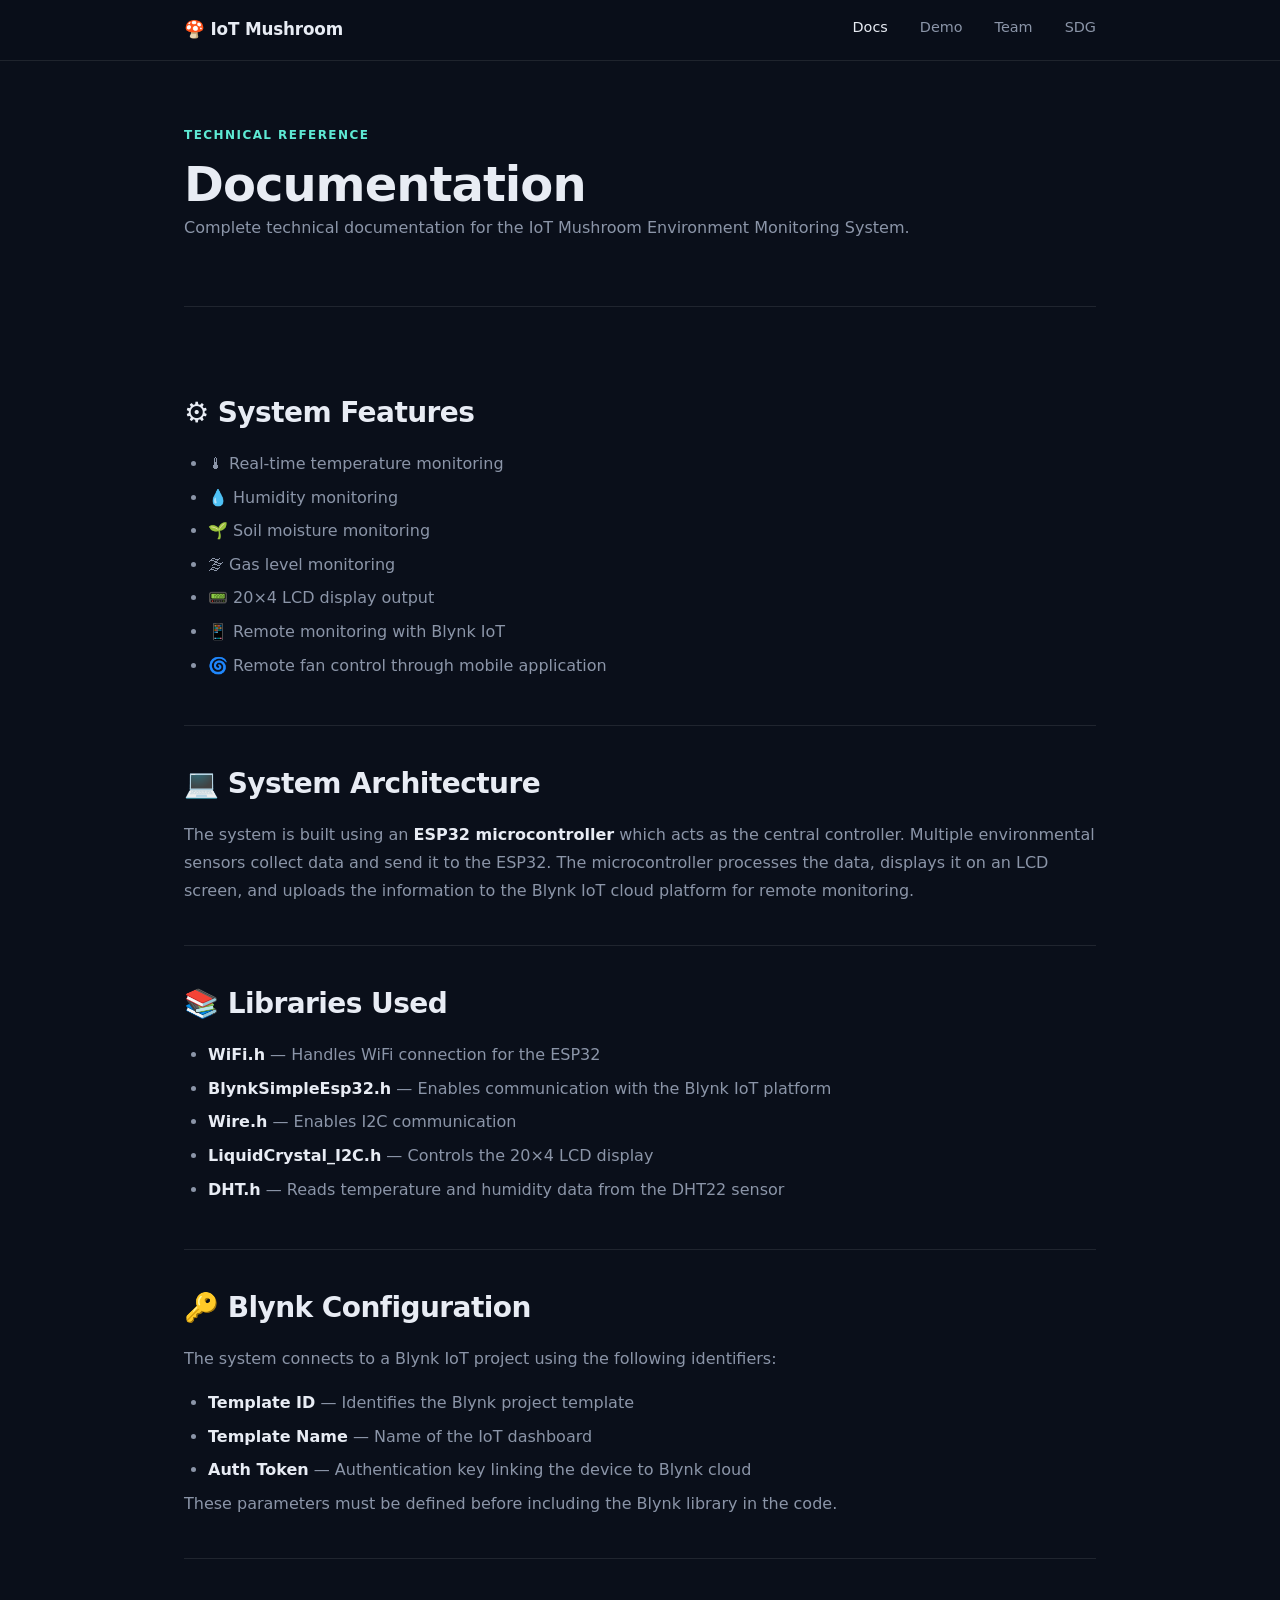
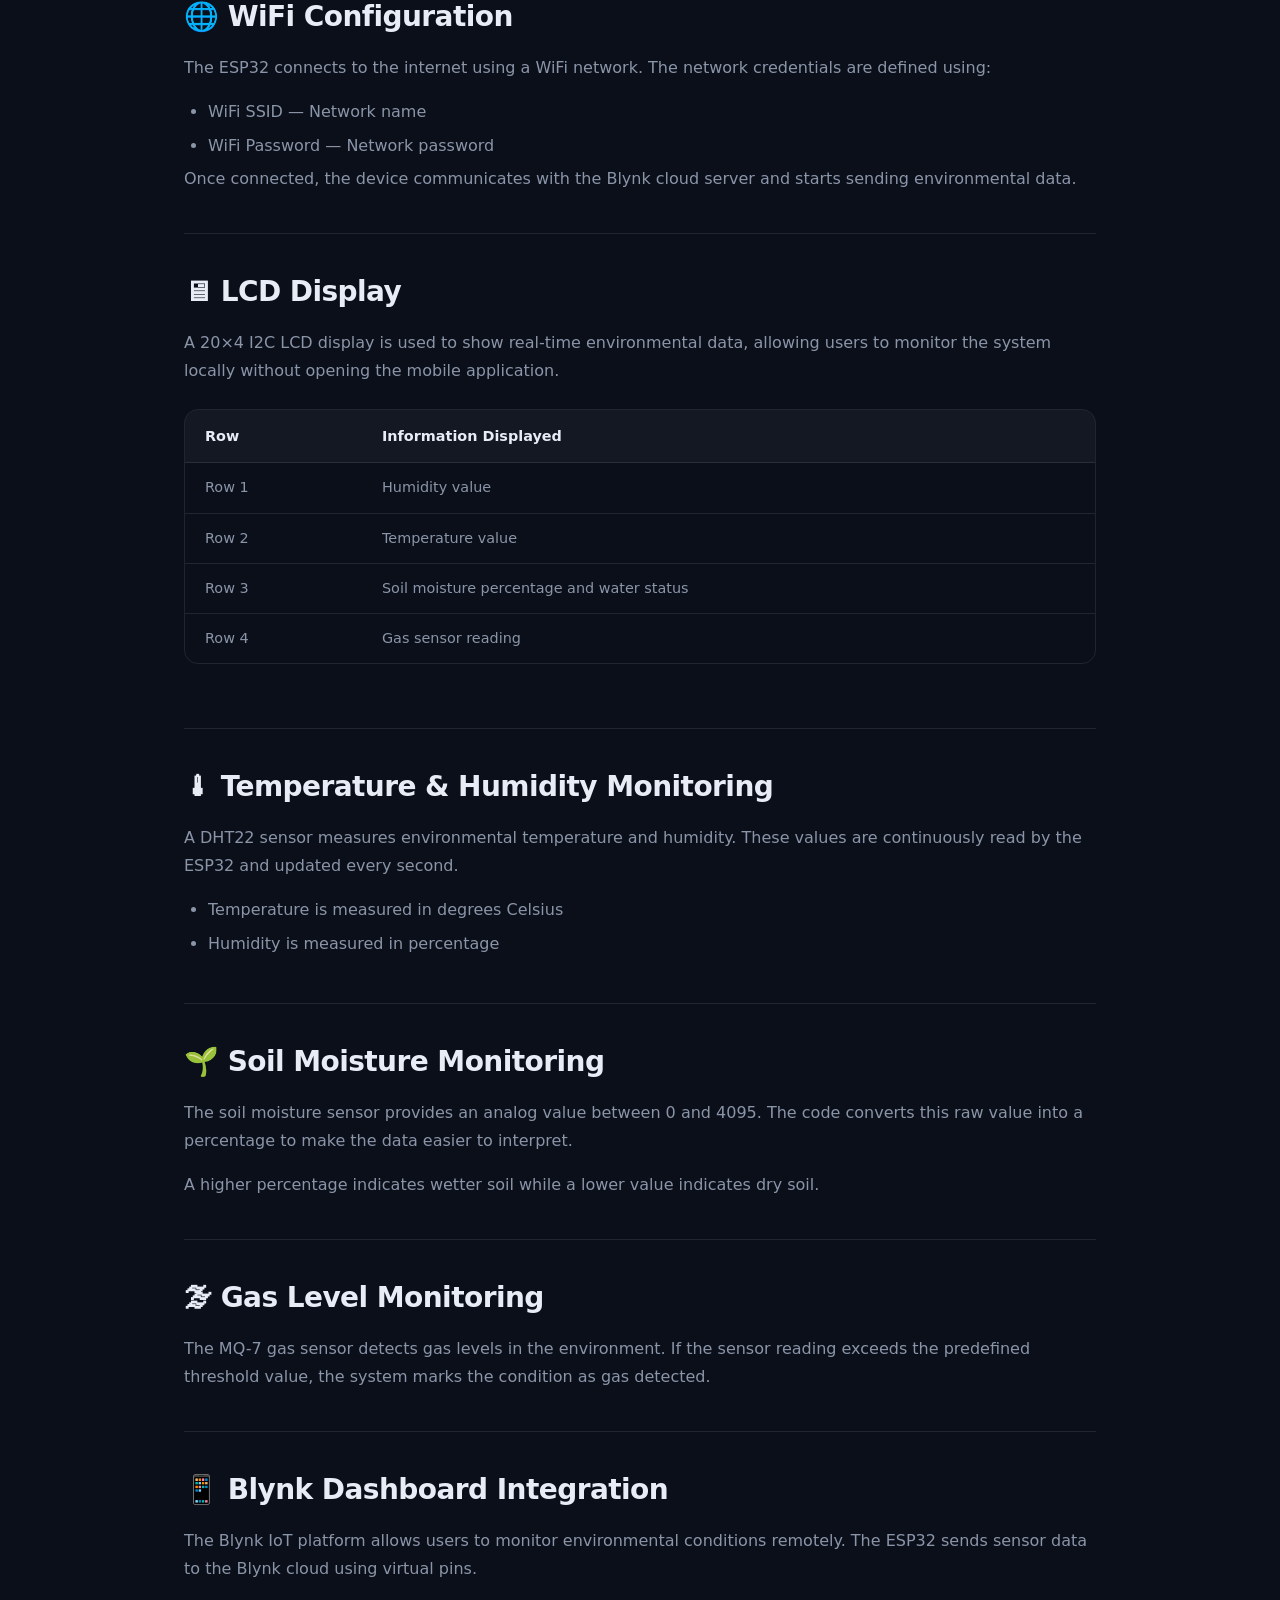
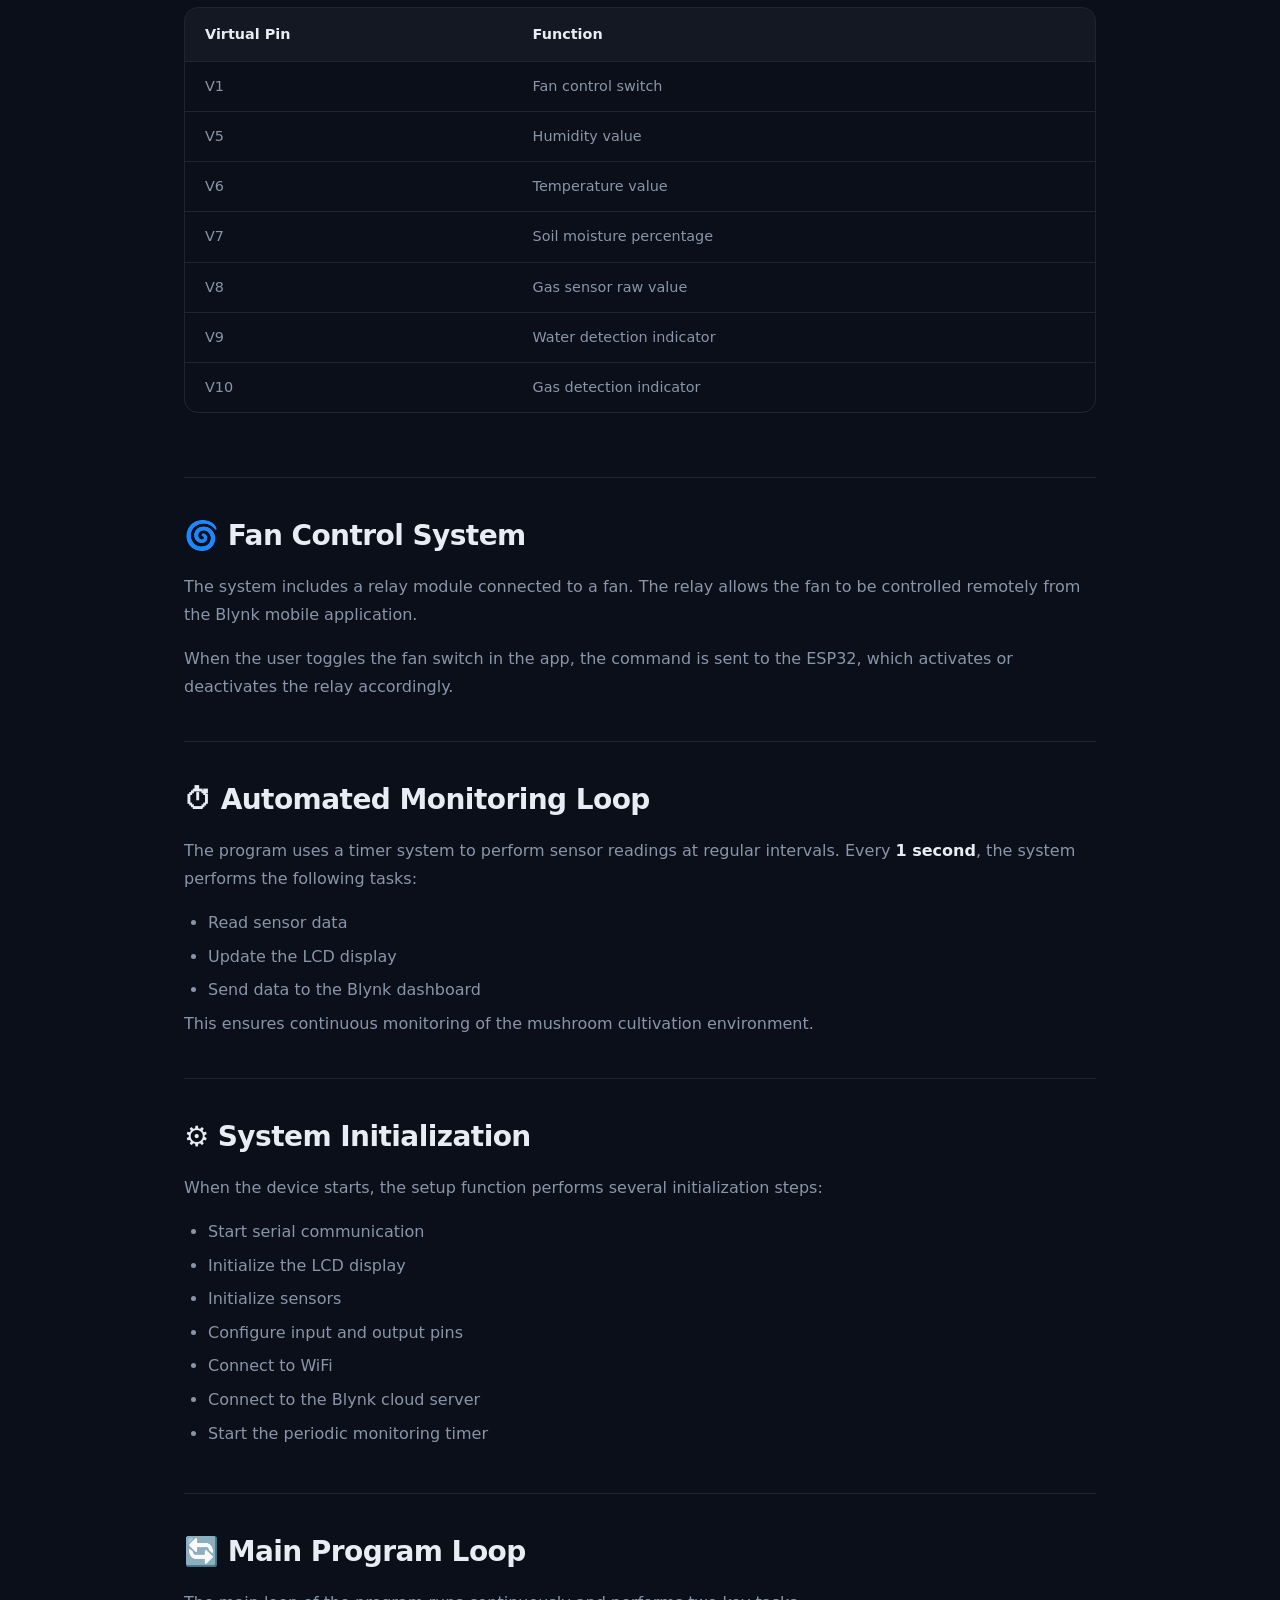
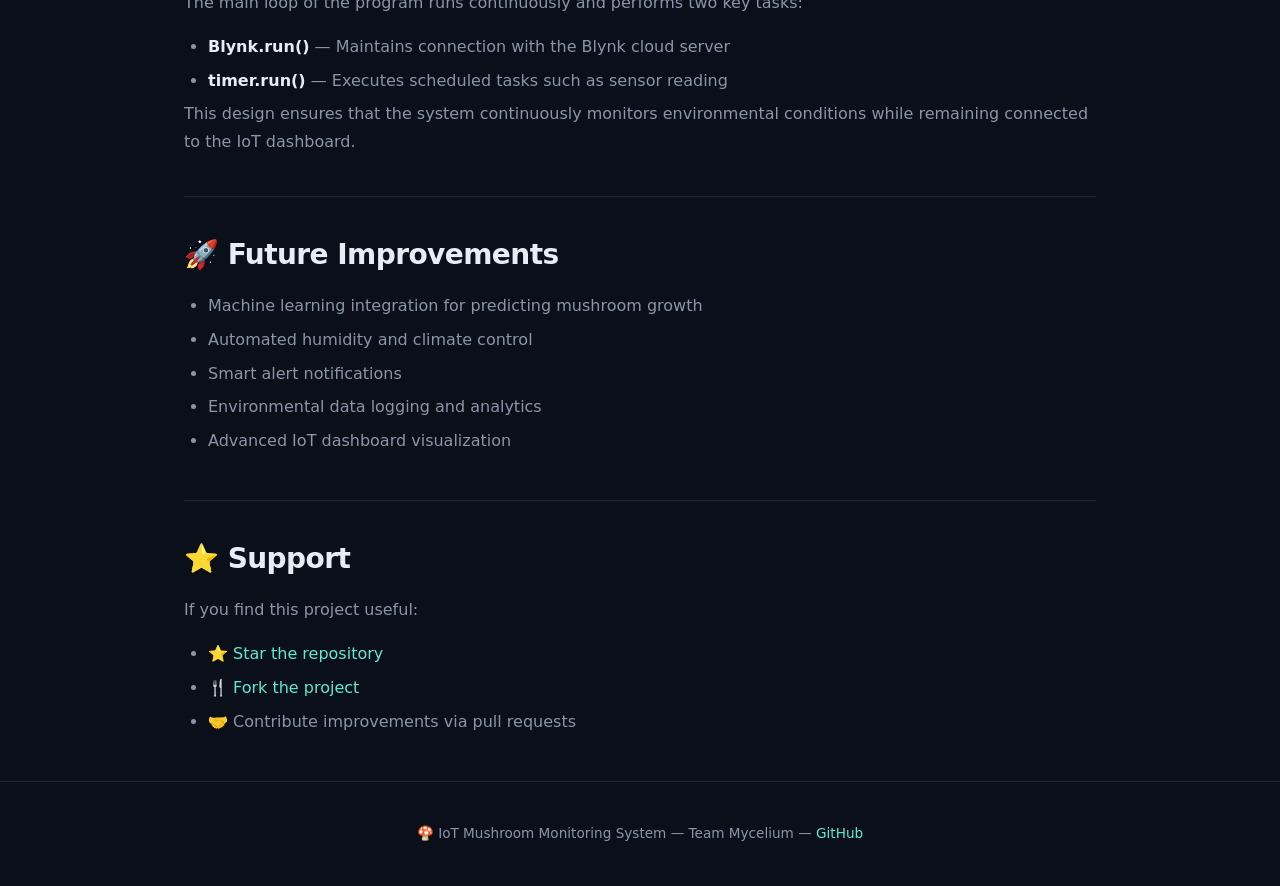
<file: docs/docs.html>
<!DOCTYPE html>
<html lang="en">
<head>
  <meta charset="UTF-8" />
  <meta name="viewport" content="width=device-width, initial-scale=1.0" />
  <title>Documentation — IoT Mushroom</title>
  <link rel="stylesheet" href="assets/style.css" />
</head>
<body>

  <!-- ── Navbar ───────────────────────────────────────────── -->
  <header>
    <nav>
      <a class="nav-brand" href="index.html">🍄 IoT Mushroom</a>
      <ul class="nav-links">
        <li><a href="docs.html" class="active">Docs</a></li>
        <li><a href="demo.html">Demo</a></li>
        <li><a href="team.html">Team</a></li>
        <li><a href="sdg.html">SDG</a></li>
      </ul>
    </nav>
  </header>

  <main>
    <div class="container">

      <section style="padding-top:4rem; padding-bottom:1rem;">
        <div class="section-label">Technical Reference</div>
        <h1>Documentation</h1>
        <p>Complete technical documentation for the IoT Mushroom Environment Monitoring System.</p>
      </section>

      <hr />

      <!-- System Features -->
      <div class="docs-section">
        <h2>⚙️ System Features</h2>
        <ul>
          <li>🌡 Real-time temperature monitoring</li>
          <li>💧 Humidity monitoring</li>
          <li>🌱 Soil moisture monitoring</li>
          <li>🌫 Gas level monitoring</li>
          <li>📟 20×4 LCD display output</li>
          <li>📱 Remote monitoring with Blynk IoT</li>
          <li>🌀 Remote fan control through mobile application</li>
        </ul>
      </div>

      <!-- System Architecture -->
      <div class="docs-section">
        <h2>💻 System Architecture</h2>
        <p>
          The system is built using an <strong style="color:var(--text)">ESP32 microcontroller</strong>
          which acts as the central controller. Multiple environmental sensors collect data and send it
          to the ESP32. The microcontroller processes the data, displays it on an LCD screen, and
          uploads the information to the Blynk IoT cloud platform for remote monitoring.
        </p>
      </div>

      <!-- Libraries Used -->
      <div class="docs-section">
        <h2>📚 Libraries Used</h2>
        <ul>
          <li><strong style="color:var(--text)">WiFi.h</strong> — Handles WiFi connection for the ESP32</li>
          <li><strong style="color:var(--text)">BlynkSimpleEsp32.h</strong> — Enables communication with the Blynk IoT platform</li>
          <li><strong style="color:var(--text)">Wire.h</strong> — Enables I2C communication</li>
          <li><strong style="color:var(--text)">LiquidCrystal_I2C.h</strong> — Controls the 20×4 LCD display</li>
          <li><strong style="color:var(--text)">DHT.h</strong> — Reads temperature and humidity data from the DHT22 sensor</li>
        </ul>
      </div>

      <!-- Blynk Configuration -->
      <div class="docs-section">
        <h2>🔑 Blynk Configuration</h2>
        <p>The system connects to a Blynk IoT project using the following identifiers:</p>
        <ul>
          <li><strong style="color:var(--text)">Template ID</strong> — Identifies the Blynk project template</li>
          <li><strong style="color:var(--text)">Template Name</strong> — Name of the IoT dashboard</li>
          <li><strong style="color:var(--text)">Auth Token</strong> — Authentication key linking the device to Blynk cloud</li>
        </ul>
        <p>These parameters must be defined before including the Blynk library in the code.</p>
      </div>

      <!-- WiFi Configuration -->
      <div class="docs-section">
        <h2>🌐 WiFi Configuration</h2>
        <p>The ESP32 connects to the internet using a WiFi network. The network credentials are defined using:</p>
        <ul>
          <li>WiFi SSID — Network name</li>
          <li>WiFi Password — Network password</li>
        </ul>
        <p>Once connected, the device communicates with the Blynk cloud server and starts sending environmental data.</p>
      </div>

      <!-- LCD Display -->
      <div class="docs-section">
        <h2>🖥 LCD Display</h2>
        <p>
          A 20×4 I2C LCD display is used to show real-time environmental data, allowing users to
          monitor the system locally without opening the mobile application.
        </p>
        <div class="table-wrap">
          <table>
            <thead>
              <tr><th>Row</th><th>Information Displayed</th></tr>
            </thead>
            <tbody>
              <tr><td>Row 1</td><td>Humidity value</td></tr>
              <tr><td>Row 2</td><td>Temperature value</td></tr>
              <tr><td>Row 3</td><td>Soil moisture percentage and water status</td></tr>
              <tr><td>Row 4</td><td>Gas sensor reading</td></tr>
            </tbody>
          </table>
        </div>
      </div>

      <!-- Temperature & Humidity -->
      <div class="docs-section">
        <h2>🌡 Temperature &amp; Humidity Monitoring</h2>
        <p>
          A DHT22 sensor measures environmental temperature and humidity. These values are
          continuously read by the ESP32 and updated every second.
        </p>
        <ul>
          <li>Temperature is measured in degrees Celsius</li>
          <li>Humidity is measured in percentage</li>
        </ul>
      </div>

      <!-- Soil Moisture -->
      <div class="docs-section">
        <h2>🌱 Soil Moisture Monitoring</h2>
        <p>
          The soil moisture sensor provides an analog value between 0 and 4095. The code converts
          this raw value into a percentage to make the data easier to interpret.
        </p>
        <p>
          A higher percentage indicates wetter soil while a lower value indicates dry soil.
        </p>
      </div>

      <!-- Gas Level -->
      <div class="docs-section">
        <h2>🌫 Gas Level Monitoring</h2>
        <p>
          The MQ-7 gas sensor detects gas levels in the environment. If the sensor reading exceeds
          the predefined threshold value, the system marks the condition as gas detected.
        </p>
      </div>

      <!-- Blynk Dashboard Integration -->
      <div class="docs-section">
        <h2>📱 Blynk Dashboard Integration</h2>
        <p>
          The Blynk IoT platform allows users to monitor environmental conditions remotely.
          The ESP32 sends sensor data to the Blynk cloud using virtual pins.
        </p>
        <div class="table-wrap">
          <table>
            <thead>
              <tr><th>Virtual Pin</th><th>Function</th></tr>
            </thead>
            <tbody>
              <tr><td>V1</td><td>Fan control switch</td></tr>
              <tr><td>V5</td><td>Humidity value</td></tr>
              <tr><td>V6</td><td>Temperature value</td></tr>
              <tr><td>V7</td><td>Soil moisture percentage</td></tr>
              <tr><td>V8</td><td>Gas sensor raw value</td></tr>
              <tr><td>V9</td><td>Water detection indicator</td></tr>
              <tr><td>V10</td><td>Gas detection indicator</td></tr>
            </tbody>
          </table>
        </div>
      </div>

      <!-- Fan Control -->
      <div class="docs-section">
        <h2>🌀 Fan Control System</h2>
        <p>
          The system includes a relay module connected to a fan. The relay allows the fan to be
          controlled remotely from the Blynk mobile application.
        </p>
        <p>
          When the user toggles the fan switch in the app, the command is sent to the ESP32, which
          activates or deactivates the relay accordingly.
        </p>
      </div>

      <!-- Automated Monitoring Loop -->
      <div class="docs-section">
        <h2>⏱ Automated Monitoring Loop</h2>
        <p>
          The program uses a timer system to perform sensor readings at regular intervals.
          Every <strong style="color:var(--text)">1 second</strong>, the system performs the following tasks:
        </p>
        <ul>
          <li>Read sensor data</li>
          <li>Update the LCD display</li>
          <li>Send data to the Blynk dashboard</li>
        </ul>
        <p>This ensures continuous monitoring of the mushroom cultivation environment.</p>
      </div>

      <!-- System Initialization -->
      <div class="docs-section">
        <h2>⚙ System Initialization</h2>
        <p>When the device starts, the setup function performs several initialization steps:</p>
        <ul>
          <li>Start serial communication</li>
          <li>Initialize the LCD display</li>
          <li>Initialize sensors</li>
          <li>Configure input and output pins</li>
          <li>Connect to WiFi</li>
          <li>Connect to the Blynk cloud server</li>
          <li>Start the periodic monitoring timer</li>
        </ul>
      </div>

      <!-- Main Program Loop -->
      <div class="docs-section">
        <h2>🔄 Main Program Loop</h2>
        <p>The main loop of the program runs continuously and performs two key tasks:</p>
        <ul>
          <li><strong style="color:var(--text)">Blynk.run()</strong> — Maintains connection with the Blynk cloud server</li>
          <li><strong style="color:var(--text)">timer.run()</strong> — Executes scheduled tasks such as sensor reading</li>
        </ul>
        <p>
          This design ensures that the system continuously monitors environmental conditions
          while remaining connected to the IoT dashboard.
        </p>
      </div>

      <!-- Future Improvements -->
      <div class="docs-section">
        <h2>🚀 Future Improvements</h2>
        <ul>
          <li>Machine learning integration for predicting mushroom growth</li>
          <li>Automated humidity and climate control</li>
          <li>Smart alert notifications</li>
          <li>Environmental data logging and analytics</li>
          <li>Advanced IoT dashboard visualization</li>
        </ul>
      </div>

      <!-- Support -->
      <div class="docs-section">
        <h2>⭐ Support</h2>
        <p>If you find this project useful:</p>
        <ul>
          <li>⭐ <a href="https://github.com/tanviruman/IOT-Mushroom" target="_blank" rel="noopener">Star the repository</a></li>
          <li>🍴 <a href="https://github.com/tanviruman/IOT-Mushroom/fork" target="_blank" rel="noopener">Fork the project</a></li>
          <li>🤝 Contribute improvements via pull requests</li>
        </ul>
      </div>

    </div>
  </main>

  <!-- ── Footer ───────────────────────────────────────────── -->
  <footer>
    <div class="container">
      <p>🍄 IoT Mushroom Monitoring System &mdash; Team Mycelium &mdash;
        <a href="https://github.com/tanviruman/IOT-Mushroom" target="_blank" rel="noopener">GitHub</a>
      </p>
    </div>
  </footer>

</body>
</html>
</file>
<file: docs/assets/style.css>
/* ============================================================
   IoT Mushroom — Premium Minimal Stylesheet
   ============================================================ */

/* --- Custom Properties --------------------------------------- */
:root {
  --bg:            #0a0f1a;
  --surface:       rgba(255,255,255,0.05);
  --surface-hover: rgba(255,255,255,0.08);
  --border:        rgba(255,255,255,0.09);
  --border-hover:  rgba(94,234,212,0.35);
  --text:          #e8ecf4;
  --muted:         #8b95a8;
  --accent:        #5eead4;
  --accent-dim:    rgba(94,234,212,0.12);
  --shadow:        0 4px 32px rgba(0,0,0,0.45);
  --radius:        14px;
  --max-w:         960px;
  --transition:    0.25s ease;
}

/* --- Reset & Base ------------------------------------------- */
*, *::before, *::after { box-sizing: border-box; margin: 0; padding: 0; }

html {
  scroll-behavior: smooth;
  font-size: 16px;
}

body {
  background-color: var(--bg);
  color: var(--text);
  font-family: system-ui, -apple-system, 'Segoe UI', Roboto, sans-serif;
  line-height: 1.75;
  -webkit-font-smoothing: antialiased;
}

/* --- Typography --------------------------------------------- */
h1, h2, h3, h4 {
  font-weight: 600;
  letter-spacing: -0.02em;
  line-height: 1.25;
  color: var(--text);
}

h1 { font-size: clamp(2rem, 5vw, 3rem); }
h2 { font-size: clamp(1.35rem, 3vw, 1.75rem); margin-bottom: 1rem; }
h3 { font-size: 1.15rem; margin-bottom: 0.5rem; }

p { color: var(--muted); margin-bottom: 1rem; }
p:last-child { margin-bottom: 0; }

a { color: var(--accent); text-decoration: none; transition: opacity var(--transition); }
a:hover { opacity: 0.75; }

ul, ol { padding-left: 1.5rem; color: var(--muted); }
li { margin-bottom: 0.35rem; }

hr {
  border: none;
  border-top: 1px solid var(--border);
  margin: 3rem 0;
}

/* --- Layout ------------------------------------------------- */
.container {
  max-width: var(--max-w);
  margin: 0 auto;
  padding: 0 1.5rem;
}

section {
  padding: 4rem 0;
}

/* --- Navbar ------------------------------------------------- */
header {
  position: sticky;
  top: 0;
  z-index: 100;
  background: rgba(10,15,26,0.75);
  backdrop-filter: blur(16px);
  -webkit-backdrop-filter: blur(16px);
  border-bottom: 1px solid var(--border);
}

nav {
  max-width: var(--max-w);
  margin: 0 auto;
  padding: 0 1.5rem;
  height: 60px;
  display: flex;
  align-items: center;
  justify-content: space-between;
}

.nav-brand {
  font-weight: 700;
  font-size: 1.05rem;
  color: var(--text);
  letter-spacing: -0.01em;
  text-decoration: none;
}

.nav-links {
  display: flex;
  gap: 2rem;
  list-style: none;
  padding: 0;
  margin: 0;
}

.nav-links a {
  color: var(--muted);
  font-size: 0.9rem;
  font-weight: 500;
  text-decoration: none;
  transition: color var(--transition);
}

.nav-links a:hover,
.nav-links a.active {
  color: var(--text);
  opacity: 1;
}

/* --- Hero --------------------------------------------------- */
.hero {
  padding: 6rem 0 4rem;
  text-align: center;
}

.hero h1 {
  margin-bottom: 1.5rem;
}

.hero .subtitle {
  font-size: 1.05rem;
  max-width: 640px;
  margin: 0 auto 2rem;
}

.badges {
  display: flex;
  flex-wrap: wrap;
  justify-content: center;
  gap: 0.5rem;
  margin-bottom: 2rem;
}

.badges img {
  height: 26px;
}

.cta-group {
  display: flex;
  flex-wrap: wrap;
  gap: 1rem;
  justify-content: center;
  margin-top: 2rem;
}

/* --- Buttons ----------------------------------------------- */
.btn {
  display: inline-block;
  padding: 0.65rem 1.5rem;
  border-radius: 8px;
  font-size: 0.9rem;
  font-weight: 600;
  text-decoration: none;
  transition: transform var(--transition), box-shadow var(--transition), opacity var(--transition);
}

.btn:hover {
  transform: translateY(-2px);
  opacity: 1;
}

.btn-primary {
  background: var(--accent);
  color: #0a0f1a;
}

.btn-primary:hover {
  box-shadow: 0 4px 20px rgba(94,234,212,0.3);
}

.btn-secondary {
  background: var(--surface);
  color: var(--text);
  border: 1px solid var(--border);
}

.btn-secondary:hover {
  border-color: var(--border-hover);
  box-shadow: var(--shadow);
}

/* --- Cards -------------------------------------------------- */
.card {
  background: var(--surface);
  border: 1px solid var(--border);
  border-radius: var(--radius);
  padding: 1.75rem;
  transition: transform var(--transition), border-color var(--transition), box-shadow var(--transition);
}

.card:hover {
  transform: translateY(-4px);
  border-color: var(--border-hover);
  box-shadow: var(--shadow);
}

.card-icon {
  font-size: 2rem;
  margin-bottom: 0.75rem;
  display: block;
}

.card h3 {
  color: var(--text);
  margin-bottom: 0.5rem;
}

.card p {
  font-size: 0.9rem;
}

.card a.card-link {
  display: inline-block;
  margin-top: 1rem;
  font-size: 0.85rem;
  font-weight: 600;
  color: var(--accent);
}

/* --- Grid --------------------------------------------------- */
.grid-3 {
  display: grid;
  grid-template-columns: repeat(3, 1fr);
  gap: 1.25rem;
}

.grid-2 {
  display: grid;
  grid-template-columns: repeat(2, 1fr);
  gap: 1.5rem;
}

/* --- Section heading ---------------------------------------- */
.section-label {
  font-size: 0.75rem;
  font-weight: 700;
  text-transform: uppercase;
  letter-spacing: 0.12em;
  color: var(--accent);
  margin-bottom: 0.5rem;
}

/* --- Tables ------------------------------------------------- */
.table-wrap {
  overflow-x: auto;
  border-radius: var(--radius);
  border: 1px solid var(--border);
  margin: 1.5rem 0;
}

table {
  width: 100%;
  border-collapse: collapse;
  font-size: 0.9rem;
}

thead th {
  background: rgba(255,255,255,0.04);
  color: var(--text);
  font-weight: 600;
  text-align: left;
  padding: 0.85rem 1.25rem;
  border-bottom: 1px solid var(--border);
  white-space: nowrap;
}

tbody td {
  padding: 0.75rem 1.25rem;
  color: var(--muted);
  border-bottom: 1px solid var(--border);
}

tbody tr:last-child td {
  border-bottom: none;
}

tbody tr:hover td {
  background: rgba(255,255,255,0.02);
}

/* --- Gallery ----------------------------------------------- */
.gallery {
  display: grid;
  grid-template-columns: repeat(2, 1fr);
  gap: 1.25rem;
  margin-top: 2rem;
}

figure {
  margin: 0;
  border-radius: var(--radius);
  overflow: hidden;
  border: 1px solid var(--border);
  background: var(--surface);
  transition: transform var(--transition), border-color var(--transition);
}

figure:hover {
  transform: translateY(-4px);
  border-color: var(--border-hover);
}

figure img {
  width: 100%;
  display: block;
  aspect-ratio: 4/3;
  object-fit: cover;
  background: rgba(255,255,255,0.03);
}

figcaption {
  padding: 0.75rem 1rem;
  font-size: 0.85rem;
  color: var(--muted);
  text-align: center;
}

/* --- Placeholder image ------------------------------------- */
.img-placeholder {
  width: 100%;
  aspect-ratio: 4/3;
  display: flex;
  flex-direction: column;
  align-items: center;
  justify-content: center;
  background: repeating-linear-gradient(
    45deg,
    rgba(255,255,255,0.02),
    rgba(255,255,255,0.02) 10px,
    transparent 10px,
    transparent 20px
  );
  color: var(--muted);
  font-size: 0.85rem;
  gap: 0.5rem;
  border-radius: var(--radius) var(--radius) 0 0;
}

.img-placeholder .placeholder-icon {
  font-size: 2.5rem;
  opacity: 0.4;
}

.sdg-logo-placeholder {
  width: 100%;
  max-width: 320px;
  aspect-ratio: 1;
  margin: 2rem auto;
  display: flex;
  flex-direction: column;
  align-items: center;
  justify-content: center;
  border: 2px dashed var(--border);
  border-radius: var(--radius);
  color: var(--muted);
  font-size: 0.85rem;
  gap: 0.5rem;
  text-align: center;
  padding: 2rem;
}

.sdg-logo-placeholder .placeholder-icon {
  font-size: 3rem;
  opacity: 0.4;
}

.team-photo-placeholder {
  width: 100%;
  aspect-ratio: 16/9;
  min-height: 500px;
  display: flex;
  flex-direction: column;
  align-items: center;
  justify-content: center;
  border: 2px dashed var(--border);
  border-radius: var(--radius);
  color: var(--muted);
  font-size: 0.85rem;
  gap: 0.5rem;
  text-align: center;
  padding: 2rem;
  background: repeating-linear-gradient(
    45deg,
    rgba(255,255,255,0.02),
    rgba(255,255,255,0.02) 10px,
    transparent 10px,
    transparent 20px
  );
}

.team-photo-placeholder .placeholder-icon {
  font-size: 3rem;
  opacity: 0.4;
}

/* --- Team cards -------------------------------------------- */
.team-grid {
  display: grid;
  grid-template-columns: repeat(2, 1fr);
  gap: 1.75rem;
}

.member-card {
  background: var(--surface);
  border: 1px solid var(--border);
  border-radius: var(--radius);
  padding: 2.75rem 2rem;
  text-align: center;
  transition: transform var(--transition), border-color var(--transition), box-shadow var(--transition);
}

.member-card:hover {
  transform: translateY(-4px);
  border-color: var(--border-hover);
  box-shadow: var(--shadow);
}

.avatar {
  width: 110px;
  height: 110px;
  border-radius: 50%;
  background: var(--accent-dim);
  border: 3px solid var(--border-hover);
  display: flex;
  align-items: center;
  justify-content: center;
  font-size: 2.2rem;
  font-weight: 700;
  color: var(--accent);
  margin: 0 auto 1.5rem;
  letter-spacing: 0;
}

.member-card h3 {
  font-size: 1.25rem;
  margin-bottom: 0.4rem;
}

.member-card p {
  font-size: 0.9rem;
  margin: 0;
}

/* --- SDG items --------------------------------------------- */
.sdg-list {
  display: grid;
  grid-template-columns: repeat(2, 1fr);
  gap: 1rem;
  margin: 1.5rem 0;
  list-style: none;
  padding: 0;
}

.sdg-item {
  display: flex;
  align-items: flex-start;
  gap: 0.85rem;
  background: var(--surface);
  border: 1px solid var(--border);
  border-radius: var(--radius);
  padding: 1.25rem;
  transition: border-color var(--transition), box-shadow var(--transition);
}

.sdg-item:hover {
  border-color: var(--border-hover);
  box-shadow: var(--shadow);
}

.sdg-item .sdg-emoji {
  font-size: 1.75rem;
  flex-shrink: 0;
}

.sdg-item .sdg-logo {
  width: 56px;
  height: 56px;
  border-radius: 8px;
  object-fit: cover;
  flex-shrink: 0;
}

.sdg-item h4 {
  font-size: 0.95rem;
  margin-bottom: 0.25rem;
}

.sdg-item p {
  font-size: 0.82rem;
  margin: 0;
}

/* --- Docs content ------------------------------------------ */
.docs-section {
  padding: 2.5rem 0;
  border-bottom: 1px solid var(--border);
}

.docs-section:last-of-type {
  border-bottom: none;
}

.docs-section h2 {
  margin-bottom: 1.25rem;
}

.docs-section ul {
  margin-top: 0.5rem;
}

/* --- Footer ------------------------------------------------ */
footer {
  border-top: 1px solid var(--border);
  padding: 2.5rem 0;
  text-align: center;
}

footer p {
  font-size: 0.85rem;
  margin: 0;
}

/* --- Accent text ------------------------------------------- */
.accent { color: var(--accent); }

/* --- Responsive -------------------------------------------- */
@media (max-width: 768px) {
  .grid-3  { grid-template-columns: 1fr; }
  .grid-2  { grid-template-columns: 1fr; }
  .team-grid { grid-template-columns: repeat(2, 1fr); }
  .gallery { grid-template-columns: 1fr; }
  .sdg-list { grid-template-columns: 1fr; }

  .nav-links {
    gap: 1.25rem;
  }

  .hero {
    padding: 4rem 0 3rem;
  }

  section {
    padding: 3rem 0;
  }

  .avatar {
    width: 90px;
    height: 90px;
    font-size: 1.8rem;
  }

  .team-photo-placeholder {
    min-height: 300px;
  }
}

@media (max-width: 480px) {
  .team-grid { grid-template-columns: 1fr; }
  .nav-links { gap: 1rem; }
  .cta-group { flex-direction: column; align-items: center; }
}

/* --- Print ------------------------------------------------- */
@media print {
  header, .cta-group { display: none; }
  body { background: white; color: #111; }
  .card, .member-card { border: 1px solid #ddd; }
}
</file>
